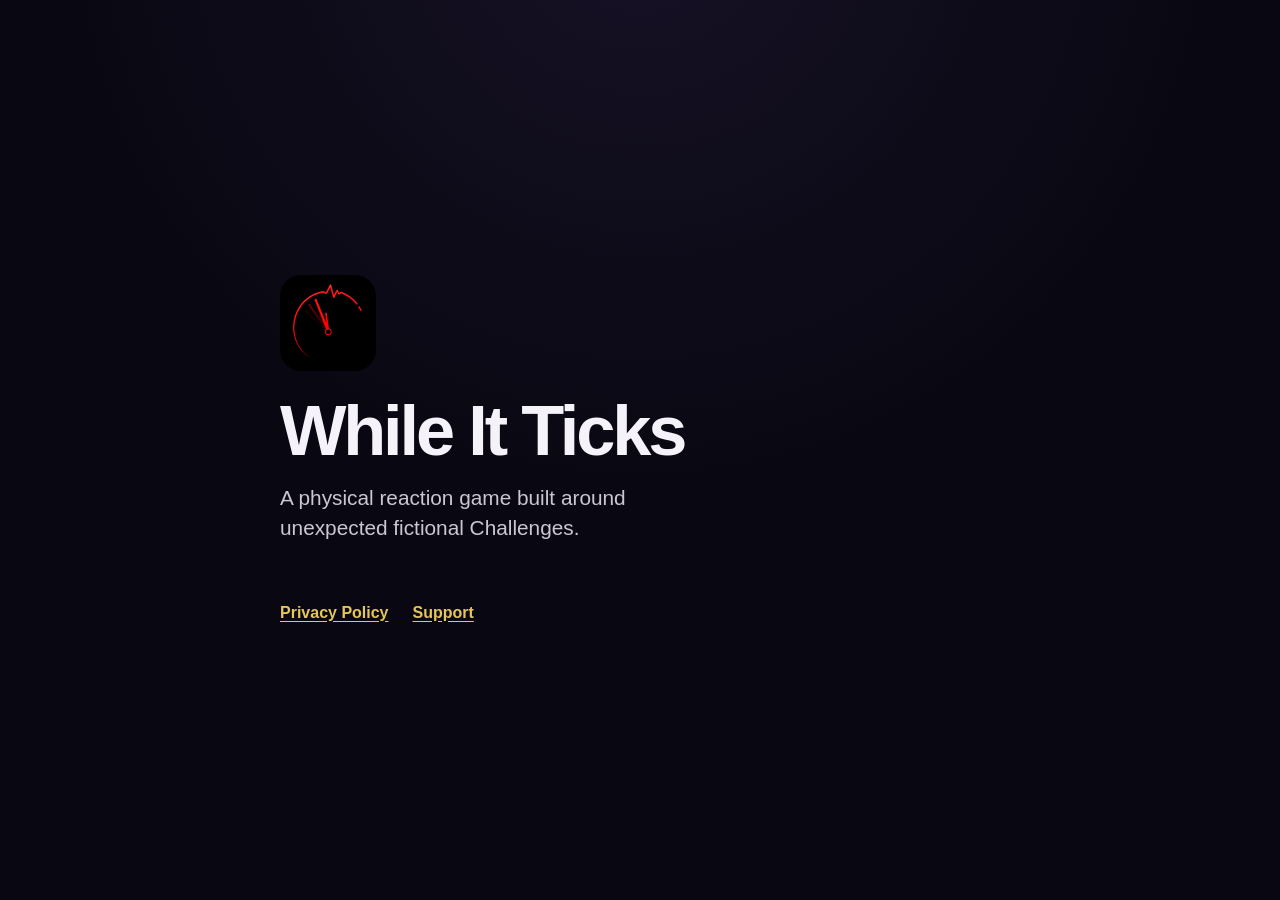
<file: index.html>
<!doctype html>
<html lang="en">
  <head>
    <meta charset="utf-8" />
    <meta name="viewport" content="width=device-width, initial-scale=1" />
    <meta
      name="description"
      content="While It Ticks is a physical reaction game built around unexpected fictional Challenges."
    />
    <meta name="author" content="V-Isa" />
    <meta name="application-name" content="While It Ticks" />
    <meta name="theme-color" content="#090812" />
    <title>While It Ticks</title>
    <link rel="stylesheet" href="styles.css" />
  </head>
  <body>
    <main class="page page--home">
      <section class="hero" aria-labelledby="product-name">
        <img
          class="app-icon"
          src="assets/app-icon.png"
          width="160"
          height="160"
          alt=""
        />
        <h1 id="product-name">While It Ticks</h1>
        <p class="hero__summary">
          A physical reaction game built around unexpected fictional
          Challenges.
        </p>
      </section>

      <nav class="home-links" aria-label="Information">
        <a href="privacy/">Privacy Policy</a>
        <a href="support/">Support</a>
      </nav>
    </main>
  </body>
</html>
</file>
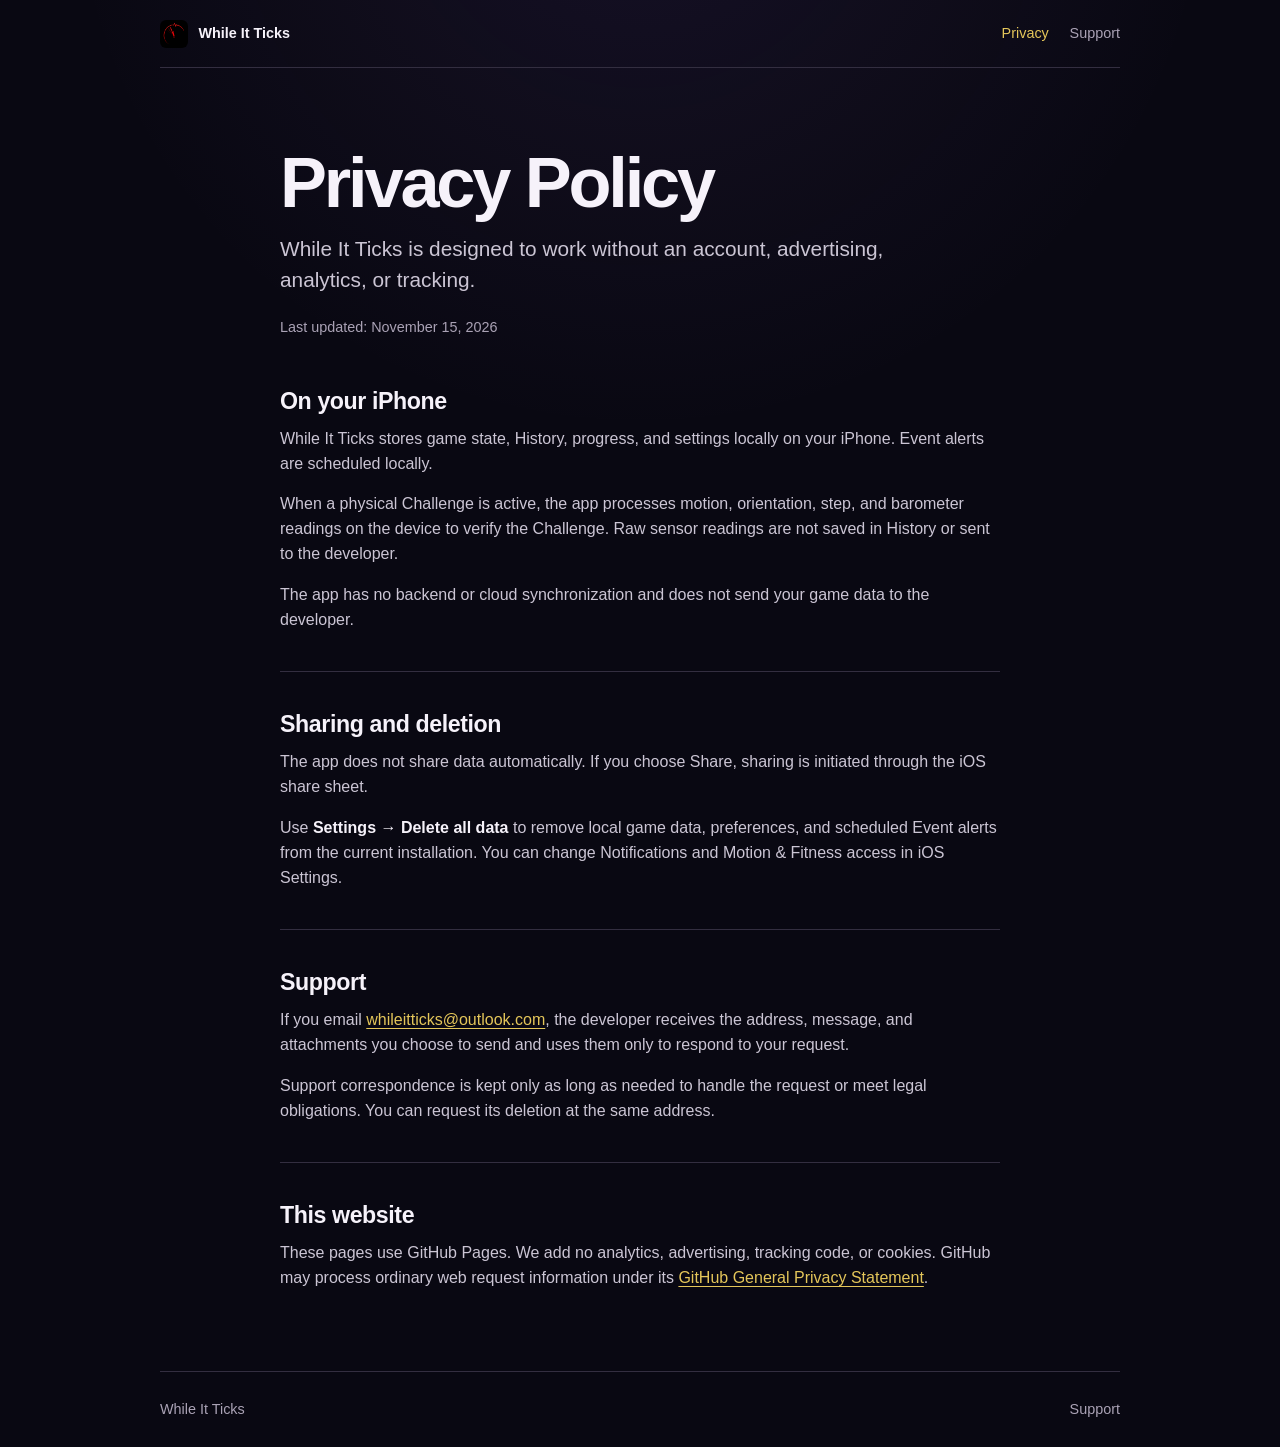
<file: privacy/index.html>
<!doctype html>
<html lang="en">
  <head>
    <meta charset="utf-8" />
    <meta name="viewport" content="width=device-width, initial-scale=1" />
    <meta
      name="description"
      content="Privacy Policy for the While It Ticks iPhone game."
    />
    <meta name="author" content="V-Isa" />
    <meta name="application-name" content="While It Ticks" />
    <meta name="theme-color" content="#090812" />
    <title>Privacy Policy · While It Ticks</title>
    <link rel="stylesheet" href="../styles.css" />
  </head>
  <body>
    <header class="site-header">
      <a class="brand-link" href="../">
        <img src="../assets/app-icon.png" width="28" height="28" alt="" />
        <span>While It Ticks</span>
      </a>
      <nav class="site-nav" aria-label="Primary">
        <a aria-current="page" href="./">Privacy</a>
        <a href="../support/">Support</a>
      </nav>
    </header>

    <main class="page page--document">
      <header class="document-header">
        <h1>Privacy Policy</h1>
        <p class="document-lead">
          While It Ticks is designed to work without an account, advertising,
          analytics, or tracking.
        </p>
        <p class="updated">Last updated: November 15, 2026</p>
      </header>

      <article class="document-body">
        <section>
          <h2>On your iPhone</h2>
          <p>
            While It Ticks stores game state, History, progress, and settings
            locally on your iPhone. Event alerts are scheduled locally.
          </p>
          <p>
            When a physical Challenge is active, the app processes motion,
            orientation, step, and barometer readings on the device to verify
            the Challenge. Raw sensor readings are not saved in History or sent
            to the developer.
          </p>
          <p>
            The app has no backend or cloud synchronization and does not send
            your game data to the developer.
          </p>
        </section>

        <section>
          <h2>Sharing and deletion</h2>
          <p>
            The app does not share data automatically. If you choose Share,
            sharing is initiated through the iOS share sheet.
          </p>
          <p>
            Use <strong>Settings → Delete all data</strong> to remove local game
            data, preferences, and scheduled Event alerts from the current
            installation. You can change Notifications and Motion &amp; Fitness
            access in iOS Settings.
          </p>
        </section>

        <section>
          <h2>Support</h2>
          <p>
            If you email
            <a href="mailto:whileitticks@outlook.com"
              >whileitticks@outlook.com</a
            >, the developer receives the address, message, and attachments you
            choose to send and uses them only to respond to your request.
          </p>
          <p>
            Support correspondence is kept only as long as needed to handle the
            request or meet legal obligations. You can request its deletion at
            the same address.
          </p>
        </section>

        <section>
          <h2>This website</h2>
          <p>
            These pages use GitHub Pages. We add no analytics, advertising,
            tracking code, or cookies. GitHub may process ordinary web request
            information under its
            <a href="https://docs.github.com/en/site-policy/privacy-policies/github-general-privacy-statement"
              >GitHub General Privacy Statement</a
            >.
          </p>
        </section>

      </article>
    </main>

    <footer class="site-footer">
      <a href="../">While It Ticks</a>
      <a href="../support/">Support</a>
    </footer>
  </body>
</html>
</file>
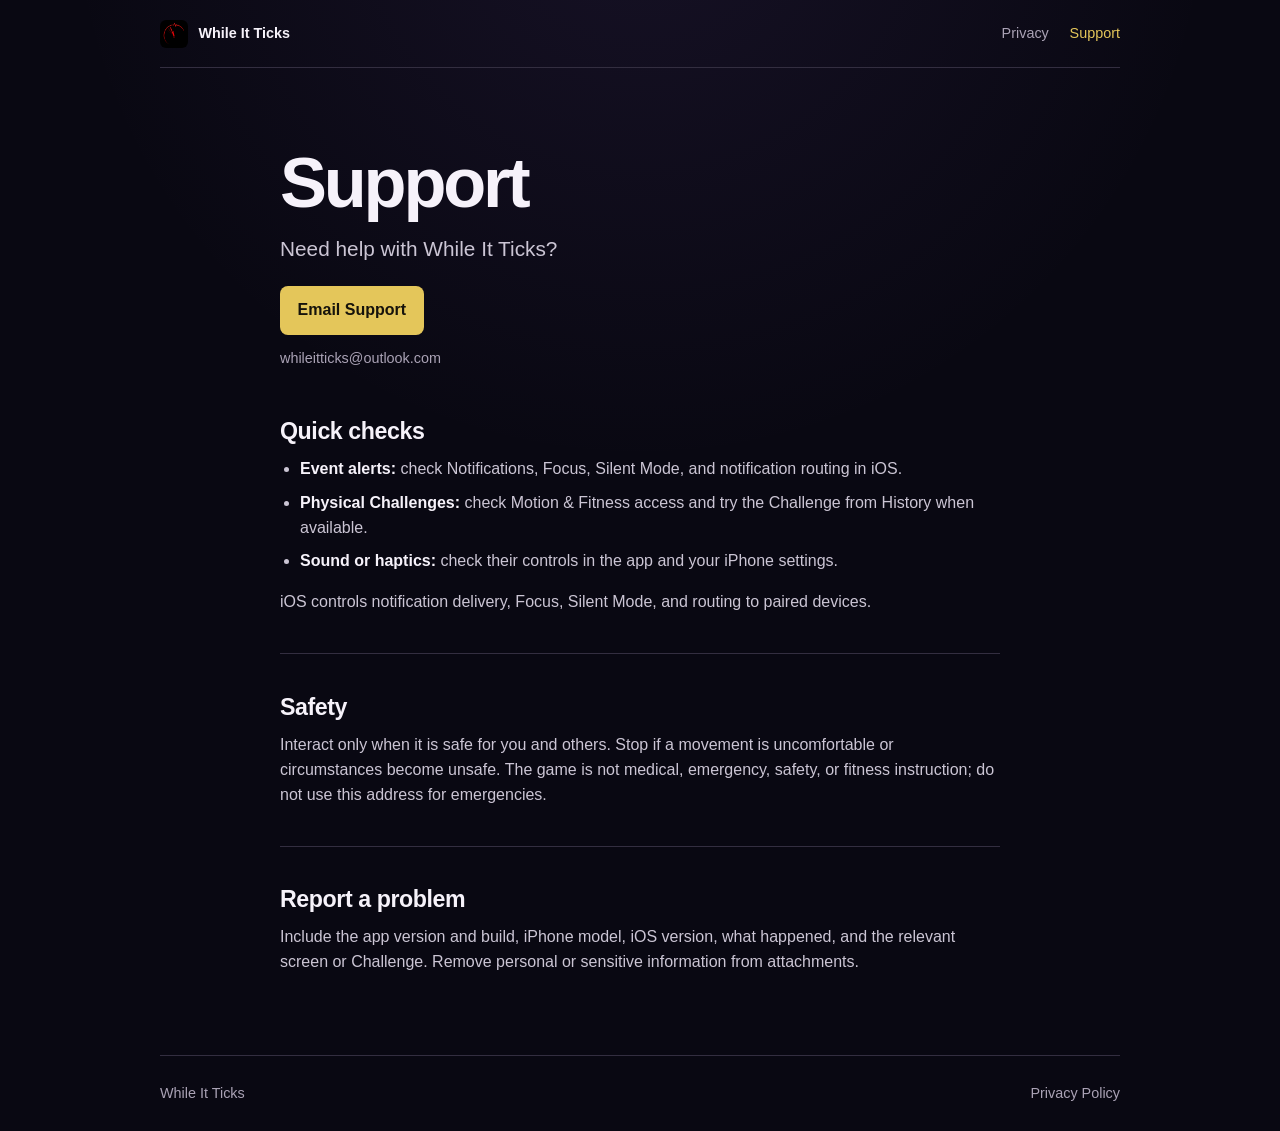
<file: support/index.html>
<!doctype html>
<html lang="en">
  <head>
    <meta charset="utf-8" />
    <meta name="viewport" content="width=device-width, initial-scale=1" />
    <meta
      name="description"
      content="Support and contact information for While It Ticks."
    />
    <meta name="author" content="V-Isa" />
    <meta name="application-name" content="While It Ticks" />
    <meta name="theme-color" content="#090812" />
    <title>Support · While It Ticks</title>
    <link rel="stylesheet" href="../styles.css" />
  </head>
  <body>
    <header class="site-header">
      <a class="brand-link" href="../">
        <img src="../assets/app-icon.png" width="28" height="28" alt="" />
        <span>While It Ticks</span>
      </a>
      <nav class="site-nav" aria-label="Primary">
        <a href="../privacy/">Privacy</a>
        <a aria-current="page" href="./">Support</a>
      </nav>
    </header>

    <main class="page page--document">
      <header class="document-header">
        <h1>Support</h1>
        <p class="document-lead">Need help with While It Ticks?</p>
        <a
          class="primary-link"
          href="mailto:whileitticks@outlook.com?subject=While%20It%20Ticks%20Support"
          >Email Support</a
        >
        <p class="contact-address">whileitticks@outlook.com</p>
      </header>

      <article class="document-body">
        <section>
          <h2>Quick checks</h2>
          <ul>
            <li>
              <strong>Event alerts:</strong> check Notifications, Focus, Silent
              Mode, and notification routing in iOS.
            </li>
            <li>
              <strong>Physical Challenges:</strong> check Motion &amp; Fitness
              access and try the Challenge from History when available.
            </li>
            <li>
              <strong>Sound or haptics:</strong> check their controls in the app
              and your iPhone settings.
            </li>
          </ul>
          <p>
            iOS controls notification delivery, Focus, Silent Mode, and routing
            to paired devices.
          </p>
        </section>

        <section>
          <h2>Safety</h2>
          <p>
            Interact only when it is safe for you and others. Stop if a movement
            is uncomfortable or circumstances become unsafe. The game is not
            medical, emergency, safety, or fitness instruction; do not use this
            address for emergencies.
          </p>
        </section>

        <section>
          <h2>Report a problem</h2>
          <p>
            Include the app version and build, iPhone model, iOS version, what
            happened, and the relevant screen or Challenge. Remove personal or
            sensitive information from attachments.
          </p>
        </section>
      </article>
    </main>

    <footer class="site-footer">
      <a href="../">While It Ticks</a>
      <a href="../privacy/">Privacy Policy</a>
    </footer>
  </body>
</html>
</file>
<file: styles.css>
:root {
  color-scheme: dark;
  --background: #090812;
  --border: #332e40;
  --accent: #e4c65a;
  --accent-text: #16130b;
  --text-primary: #f6f2fa;
  --text-secondary: #cbc5d4;
  --text-muted: #aaa2b5;
  --content-width: 720px;
}

* {
  box-sizing: border-box;
}

html {
  background: var(--background);
  font-family:
    -apple-system, BlinkMacSystemFont, "SF Pro Text", "Segoe UI", sans-serif;
  line-height: 1.55;
}

body {
  min-height: 100vh;
  margin: 0;
  color: var(--text-primary);
  background:
    radial-gradient(circle at 50% -10%, rgb(141 99 210 / 10%), transparent 36rem),
    var(--background);
}

a {
  color: var(--accent);
  text-underline-offset: 0.2em;
}

a:hover {
  color: var(--text-primary);
}

a:focus-visible {
  outline: 3px solid var(--accent);
  outline-offset: 4px;
  border-radius: 4px;
}

h1,
h2,
p {
  margin-top: 0;
}

h1 {
  margin-bottom: 1rem;
  font-size: clamp(2.3rem, 8vw, 4.4rem);
  line-height: 1;
  letter-spacing: -0.045em;
}

h2 {
  margin-bottom: 0.7rem;
  font-size: clamp(1.2rem, 4vw, 1.45rem);
  line-height: 1.25;
  letter-spacing: -0.018em;
}

p,
li {
  color: var(--text-secondary);
}

strong {
  color: var(--text-primary);
}

.page {
  width: min(100% - 2rem, var(--content-width));
  margin-inline: auto;
}

.page--home {
  display: grid;
  min-height: 100vh;
  padding-block: 3rem;
  align-content: center;
  gap: 2.25rem;
}

.hero {
  max-width: 620px;
}

.app-icon {
  display: block;
  width: 96px;
  height: 96px;
  margin-bottom: 1.6rem;
  border-radius: 22%;
}

.hero__summary,
.document-lead {
  max-width: 620px;
  margin-bottom: 1.35rem;
  font-size: clamp(1.1rem, 3vw, 1.3rem);
  line-height: 1.45;
}

.hero__summary {
  text-wrap: balance;
}

.home-links {
  display: flex;
  flex-wrap: wrap;
  gap: 1.5rem;
}

.home-links a {
  font-weight: 700;
}

.site-header,
.site-footer {
  display: flex;
  width: min(100% - 2rem, 960px);
  margin-inline: auto;
  align-items: center;
  justify-content: space-between;
  gap: 1.5rem;
  color: var(--text-muted);
  font-size: 0.9rem;
}

.site-header {
  min-height: 68px;
  border-bottom: 1px solid var(--border);
}

.site-footer {
  min-height: 76px;
  border-top: 1px solid var(--border);
}

.site-footer a,
.brand-link,
.site-nav a {
  color: inherit;
  text-decoration: none;
}

.brand-link {
  display: inline-flex;
  align-items: center;
  gap: 0.65rem;
  color: var(--text-primary);
  font-weight: 750;
}

.brand-link img {
  border-radius: 22%;
}

.site-nav {
  display: flex;
  gap: 1.3rem;
}

.site-nav a[aria-current="page"] {
  color: var(--accent);
}

.page--document {
  padding-block: clamp(3rem, 8vw, 5rem);
}

.document-header {
  margin-bottom: 3rem;
}

.updated,
.contact-address {
  color: var(--text-muted);
  font-size: 0.9rem;
}

.document-body {
  display: grid;
  gap: 2.4rem;
}

.document-body section {
  padding-bottom: 2.4rem;
  border-bottom: 1px solid var(--border);
}

.document-body section:last-child {
  padding-bottom: 0;
  border-bottom: 0;
}

.document-body p:last-child,
.document-body ul:last-child {
  margin-bottom: 0;
}

.document-body ul {
  margin: 0 0 1rem;
  padding-left: 1.25rem;
}

.document-body li + li {
  margin-top: 0.55rem;
}

.primary-link {
  display: inline-flex;
  min-height: 48px;
  padding: 0.75rem 1.1rem;
  align-items: center;
  justify-content: center;
  border-radius: 8px;
  color: var(--accent-text);
  background: var(--accent);
  font-weight: 800;
  text-decoration: none;
}

.primary-link:hover {
  color: var(--accent-text);
  background: var(--text-primary);
}

.contact-address {
  margin-top: 0.75rem;
}

@media (max-width: 600px) {
  .site-header,
  .site-footer {
    align-items: flex-start;
  }

  .site-footer {
    padding-block: 1.5rem;
    flex-direction: column;
    justify-content: center;
  }
}

@media (prefers-reduced-motion: reduce) {
  *,
  *::before,
  *::after {
    scroll-behavior: auto !important;
  }
}
</file>
